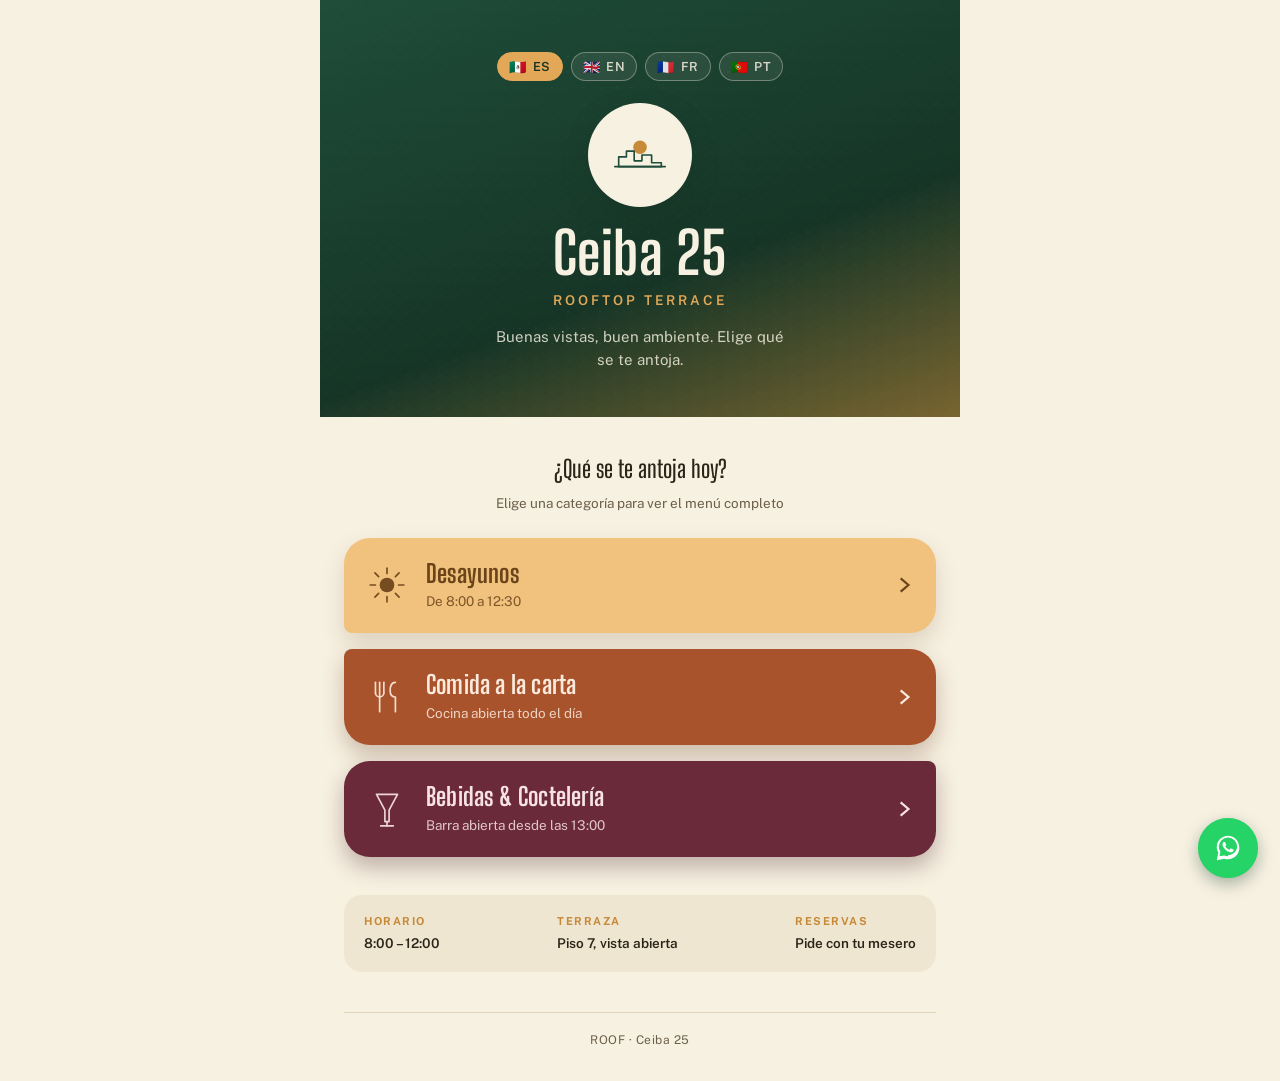
<file: index.html>
<!doctype html>
<html lang="es">
<head>
<meta charset="UTF-8" />
<meta name="viewport" content="width=device-width, initial-scale=1.0" />
<title>Roof — Ceiba 25</title>
<meta name="description" content="Elige entre desayunos, comida a la carta y bebidas / coctelería." />
<link rel="preconnect" href="https://fonts.googleapis.com">
<link rel="preconnect" href="https://fonts.gstatic.com" crossorigin>
<link href="https://fonts.googleapis.com/css2?family=Big+Shoulders+Display:wght@600;700&family=Public+Sans:wght@400;600;700&display=swap" rel="stylesheet">
<link rel="stylesheet" href="styles.css">
</head>
<body>

<div class="shell">

  <header class="hero-band">
    <div class="hero-band__inner">
      <div class="lang-selector" style="margin-bottom:22px;"></div>
      <div class="badge">
        <svg viewBox="0 0 64 64">
          <circle class="sun" cx="32" cy="24" r="7"/>
          <path d="M10 44 L10 34 L18 34 L18 28 L26 28 L26 38 L34 38 L34 32 L44 32 L44 40 L54 40 L54 44 Z"/>
          <line x1="6" y1="44" x2="58" y2="44"/>
        </svg>
      </div>
      <h1 class="hero-band__title">Ceiba 25</h1>
      <p class="hero-band__subtitle">ROOFTOP TERRACE</p>
      <p class="hero-band__tagline" data-i18n="idx_tagline">Buenas vistas, buen ambiente. Elige qué se te antoja.</p>
    </div>
  </header>

  <div class="content">

    <div class="selector-heading">
      <h2 class="selector-heading__title" data-i18n="idx_selectorTitle">¿Qué se te antoja hoy?</h2>
      <p class="selector-heading__hint" data-i18n="idx_selectorHint">Elige una categoría para ver el menú completo</p>
    </div>

    <nav class="selector" aria-label="Selecciona una categoría de menú">

      <a class="panel panel--peach" href="desayunos.html">
        <svg class="panel__icon" viewBox="0 0 40 40">
          <circle class="sun" cx="20" cy="20" r="7"/>
          <line x1="20" y1="4" x2="20" y2="9"/>
          <line x1="20" y1="31" x2="20" y2="36"/>
          <line x1="4" y1="20" x2="9" y2="20"/>
          <line x1="31" y1="20" x2="36" y2="20"/>
          <line x1="8.5" y1="8.5" x2="12" y2="12"/>
          <line x1="28" y1="28" x2="31.5" y2="31.5"/>
          <line x1="31.5" y1="8.5" x2="28" y2="12"/>
          <line x1="12" y1="28" x2="8.5" y2="31.5"/>
        </svg>
        <span class="panel__text">
          <p class="panel__label" data-i18n="idx_desayunosLabel">Desayunos</p>
          <p class="panel__desc" data-i18n="idx_desayunosDesc">De 8:00 a 12:30</p>
        </span>
        <svg class="panel__arrow" viewBox="0 0 18 18"><path d="M6 3l7 6-7 6"/></svg>
      </a>

      <a class="panel panel--brick" href="comida.html">
        <svg class="panel__icon" viewBox="0 0 40 40">
          <line x1="13" y1="6" x2="13" y2="34"/>
          <line x1="9" y1="6" x2="9" y2="16"/>
          <line x1="17" y1="6" x2="17" y2="16"/>
          <path d="M9 16c0 2.2 1.8 4 4 4s4-1.8 4-4"/>
          <path d="M28 6c-3 0-5 3-5 8s2 6 5 6v14"/>
        </svg>
        <span class="panel__text">
          <p class="panel__label" data-i18n="idx_comidaLabel">Comida a la carta</p>
          <p class="panel__desc" data-i18n="idx_comidaDesc">Cocina abierta todo el día</p>
        </span>
        <svg class="panel__arrow" viewBox="0 0 18 18"><path d="M6 3l7 6-7 6"/></svg>
      </a>

      <a class="panel panel--wine" href="bebidas.html">
        <svg class="panel__icon" viewBox="0 0 40 40">
          <path d="M10 6h20l-8 15v11h-4V21z"/>
          <line x1="14" y1="36" x2="26" y2="36"/>
          <line x1="20" y1="32" x2="20" y2="36"/>
        </svg>
        <span class="panel__text">
          <p class="panel__label" data-i18n="idx_bebidasLabel">Bebidas &amp; Coctelería</p>
          <p class="panel__desc" data-i18n="idx_bebidasDesc">Barra abierta desde las 13:00</p>
        </span>
        <svg class="panel__arrow" viewBox="0 0 18 18"><path d="M6 3l7 6-7 6"/></svg>
      </a>

    </nav>

    <div class="info-row">
      <div class="info-row__item">
        <p class="info-row__label" data-i18n="idx_horarioLabel">HORARIO</p>
        <p class="info-row__value" data-i18n="idx_horarioValue">8:00 – 12:00</p>
      </div>
      <div class="info-row__item">
        <p class="info-row__label" data-i18n="idx_terrazaLabel">TERRAZA</p>
        <p class="info-row__value" data-i18n="idx_terrazaValue">Piso 7, vista abierta</p>
      </div>
      <div class="info-row__item">
        <p class="info-row__label" data-i18n="idx_reservasLabel">RESERVAS</p>
        <p class="info-row__value" data-i18n="idx_reservasValue">Pide con tu mesero</p>
      </div>
    </div>

  </div>

  <footer class="footer">
    <div class="footer__line"></div>
    <p class="footer__text">ROOF · Ceiba 25</p>
  </footer>

</div>

<!-- Botón flotante de WhatsApp -->
<a class="wa-float"
   href="https://wa.me/529841188727?text=Hola%2C%20quiero%20hacer%20un%20pedido%20en%20Ceiba%2025"
   target="_blank"
   rel="noopener"
   aria-label="Ordenar por WhatsApp">
  <svg viewBox="0 0 32 32" aria-hidden="true">
    <path d="M16.02 3C9.4 3 4 8.36 4 14.98c0 2.2.6 4.26 1.66 6.03L4 29l8.2-1.6a12.9 12.9 0 0 0 3.82.58h.01c6.62 0 12.02-5.36 12.02-11.98C28.05 8.37 22.65 3 16.02 3zm0 21.7h-.01a10.6 10.6 0 0 1-3.94-.7l-.28-.12-4.87.95.95-4.75-.14-.29a9.8 9.8 0 0 1-1.5-5.2 9.75 9.75 0 0 1 9.79-9.7 9.75 9.75 0 0 1 9.78 9.72 9.75 9.75 0 0 1-9.78 9.09zm5.36-7.29c-.29-.15-1.74-.86-2-.96-.27-.1-.47-.15-.66.15-.2.29-.76.96-.93 1.16-.17.2-.34.22-.63.07-.29-.15-1.23-.45-2.35-1.45-.87-.77-1.45-1.72-1.62-2.02-.17-.29-.02-.45.13-.6.13-.13.29-.34.44-.51.15-.17.2-.29.29-.49.1-.2.05-.37-.02-.51-.07-.15-.66-1.59-.9-2.17-.24-.57-.48-.5-.66-.5h-.56c-.2 0-.51.07-.78.37-.27.29-1.02 1-1.02 2.44s1.05 2.83 1.19 3.02c.15.2 2.07 3.16 5.02 4.43.7.3 1.25.48 1.68.62.7.22 1.34.19 1.84.12.56-.08 1.74-.71 1.98-1.4.24-.68.24-1.27.17-1.39-.07-.13-.27-.2-.56-.35z"/>
  </svg>
</a>

<script src="i18n.js"></script>
</body>
</html>
</file>
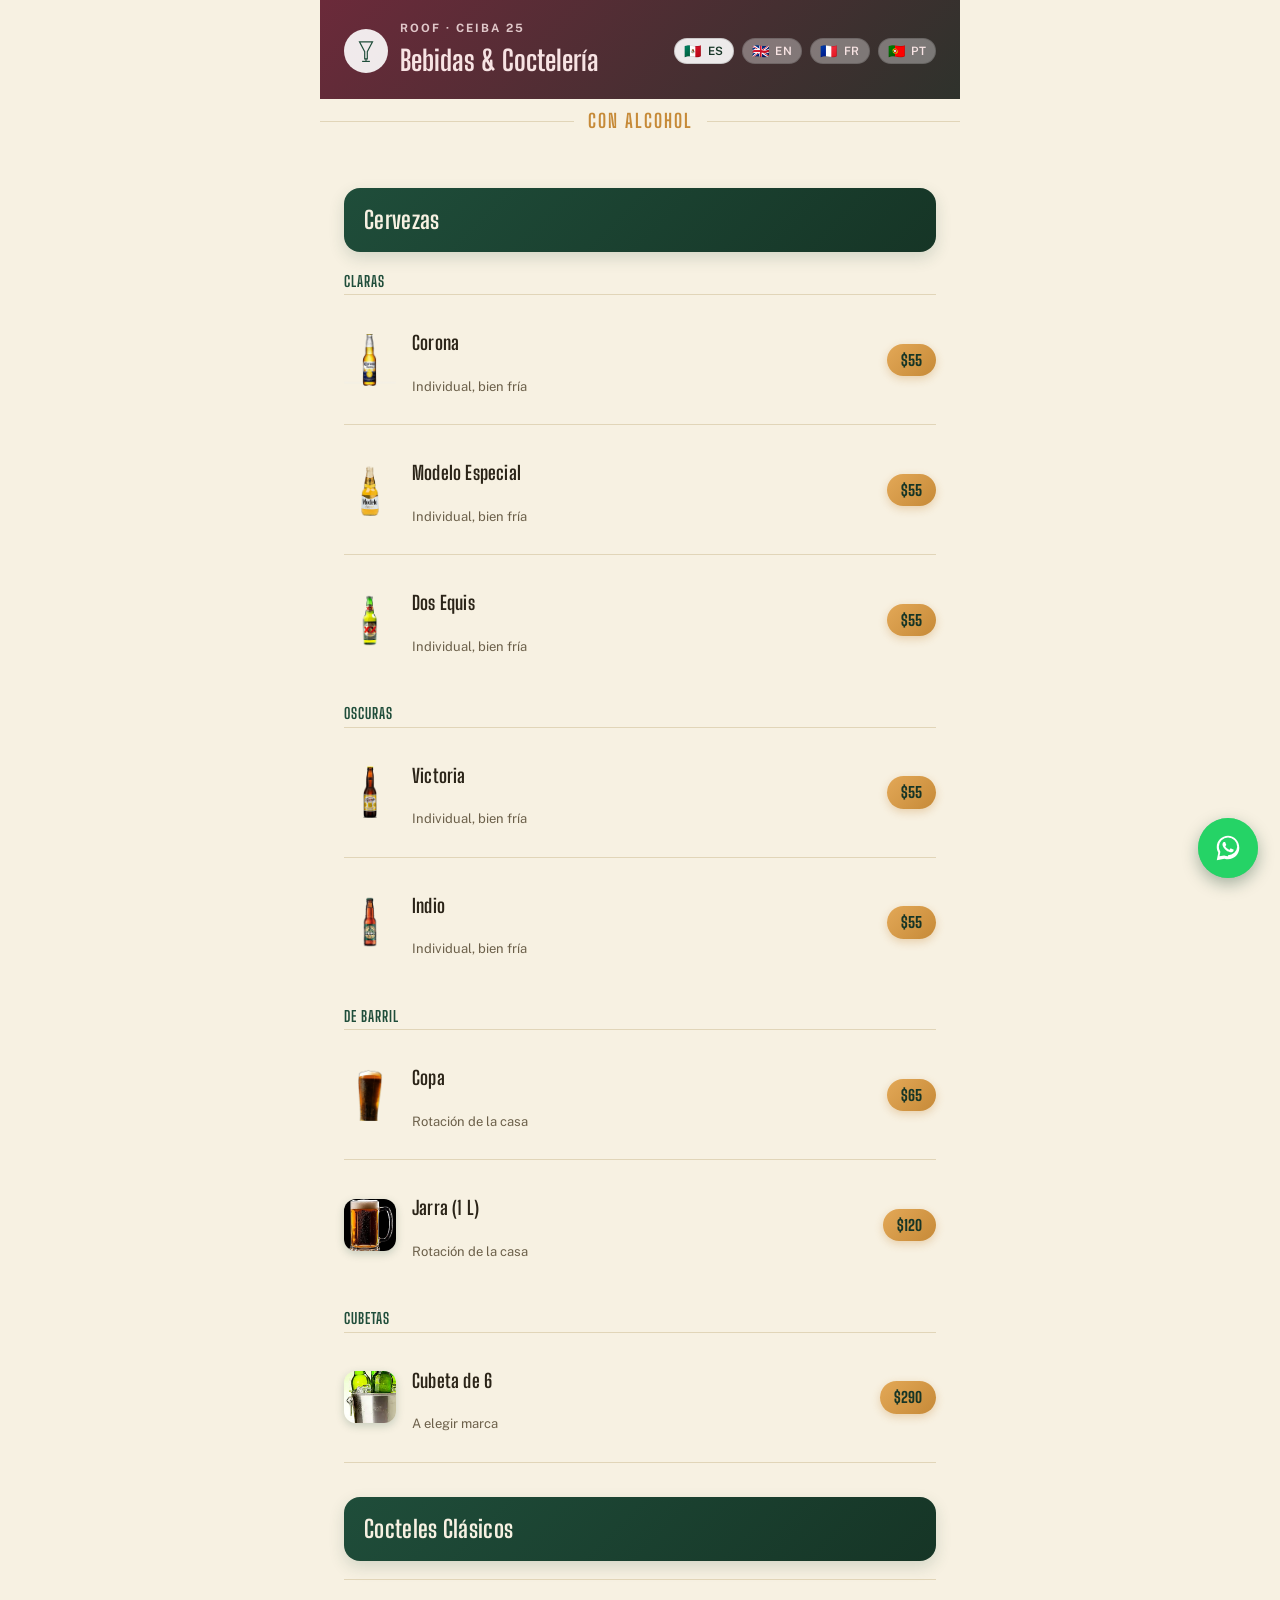
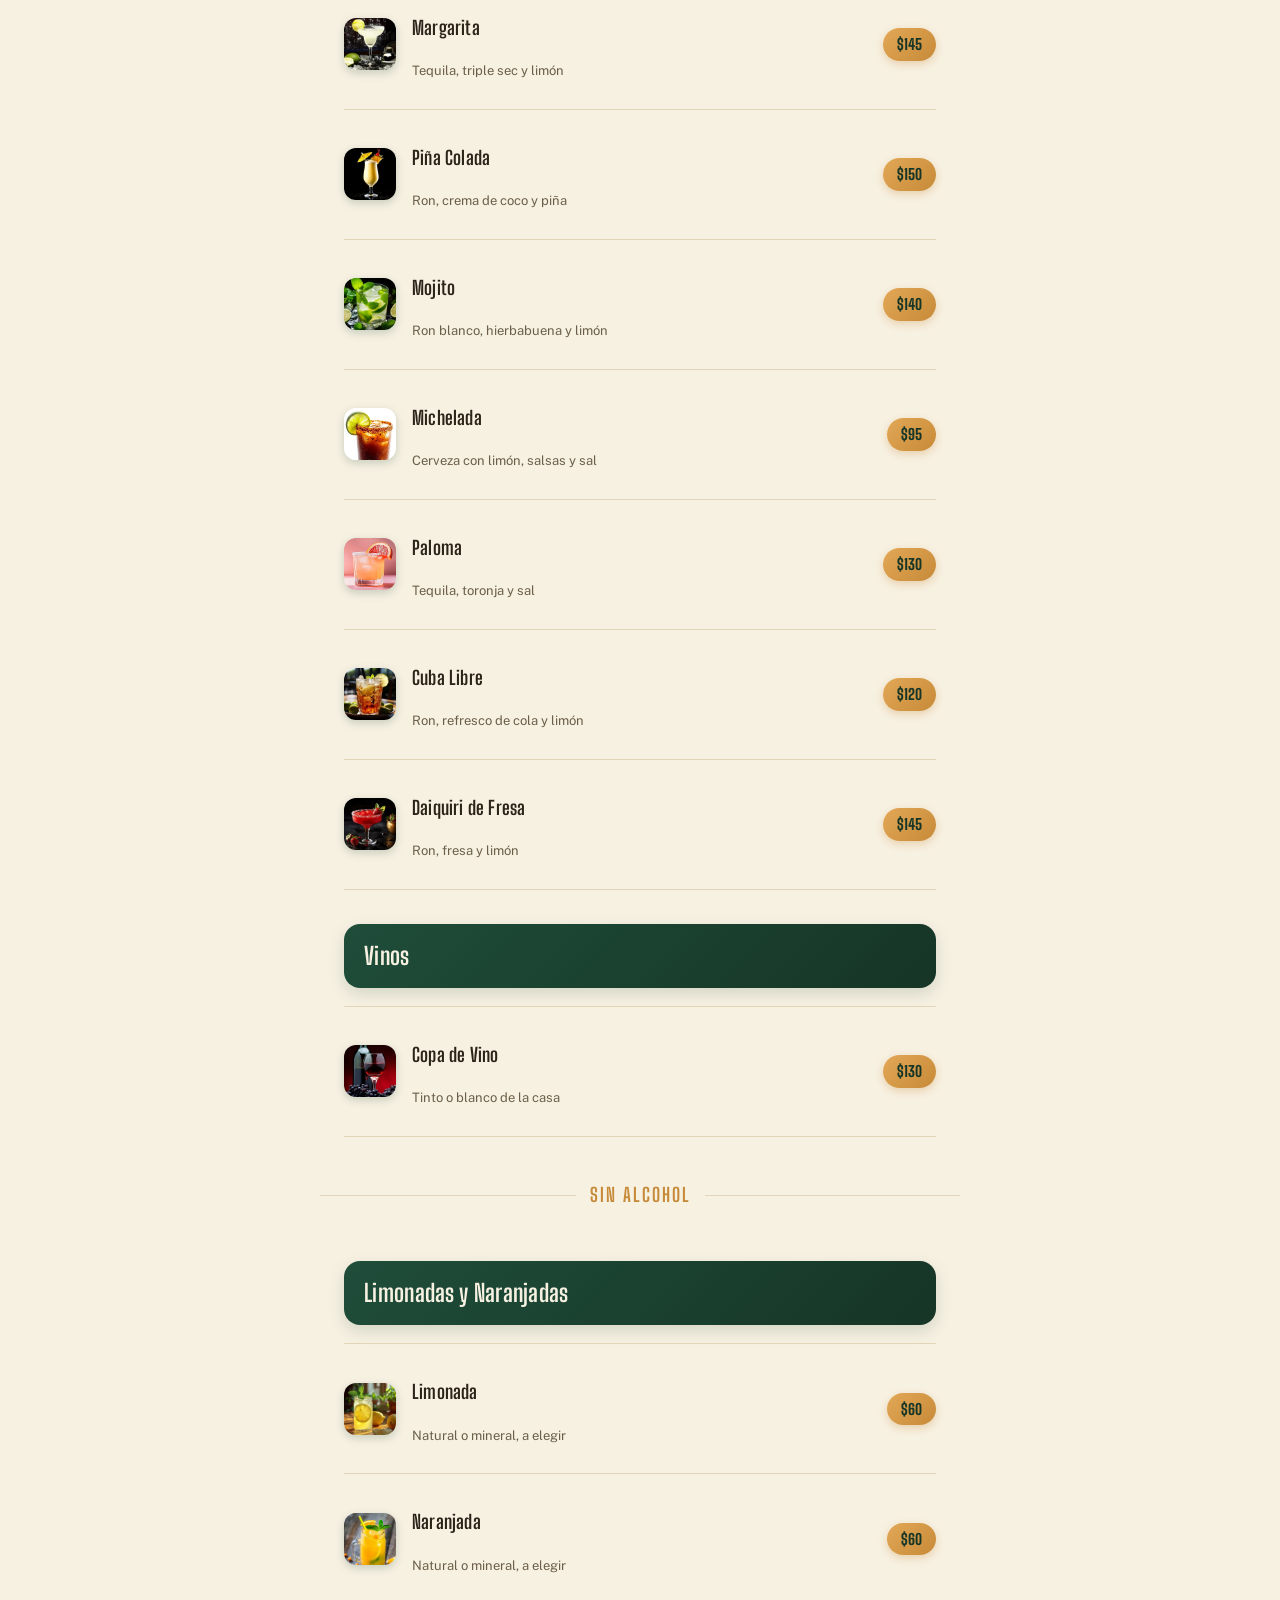
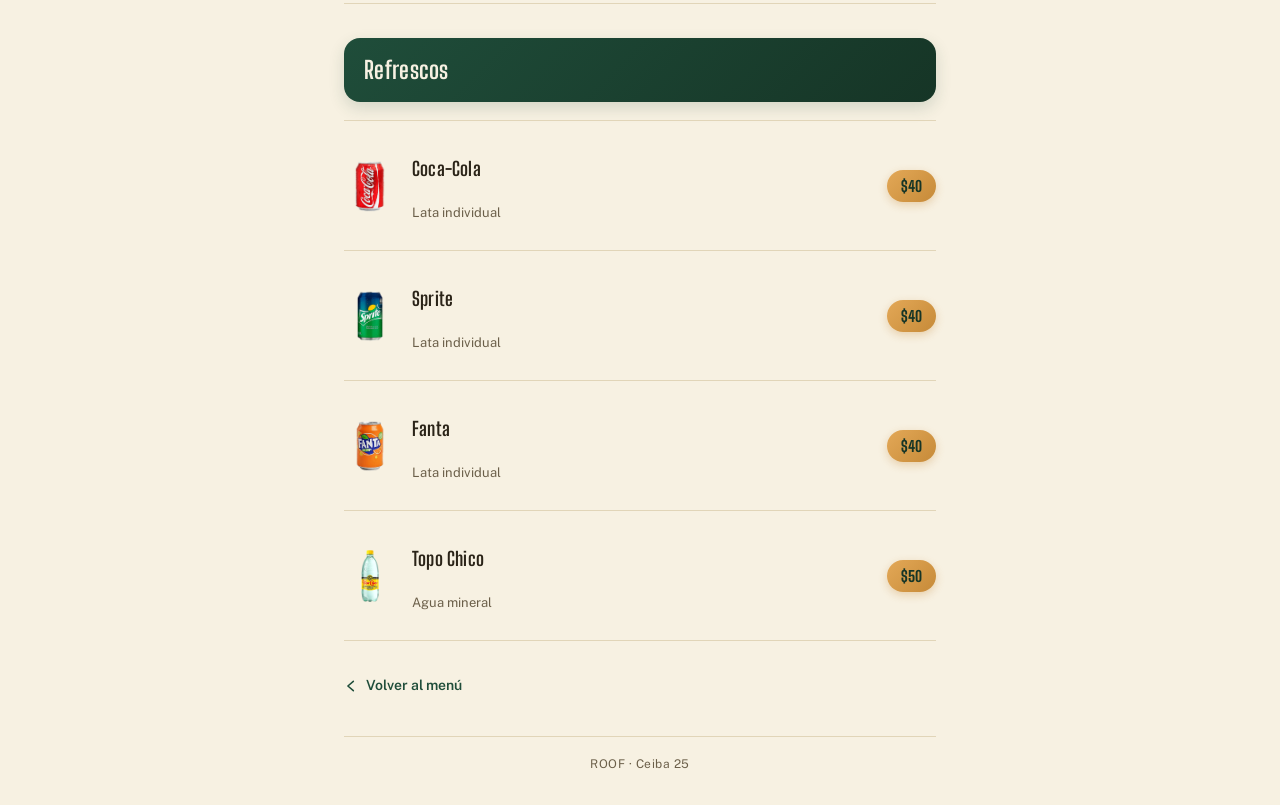
<file: bebidas.html>
<!doctype html>
<html lang="es">
<head>
<meta charset="UTF-8" />
<meta name="viewport" content="width=device-width, initial-scale=1.0" />
<title>Bebidas & Coctelería — Ceiba 25</title>
<link rel="preconnect" href="https://fonts.googleapis.com">
<link rel="preconnect" href="https://fonts.gstatic.com" crossorigin>
<link href="https://fonts.googleapis.com/css2?family=Big+Shoulders+Display:wght@600;700&family=Public+Sans:wght@400;600;700&display=swap" rel="stylesheet">
<link rel="stylesheet" href="styles.css">
</head>
<body>

<div class="shell">

  <header class="menu-topbar menu-topbar--wine">
    <div class="menu-topbar__badge">
      <svg viewBox="0 0 40 40">
        <path d="M10 6h20l-8 15v11h-4V21z"/>
        <line x1="14" y1="36" x2="26" y2="36"/>
        <line x1="20" y1="32" x2="20" y2="36"/>
      </svg>
    </div>
    <div class="menu-topbar__text">
      <p class="menu-topbar__eyebrow">ROOF · CEIBA 25</p>
      <h1 class="menu-topbar__title"><span data-i18n="beb_pageTitle">Bebidas &amp; Coctelería</span></h1>
    </div>
    <div class="lang-selector"></div>
  </header>

  <div class="mega-divider">
    <span class="mega-divider__line"></span>
    <span class="mega-divider__label" data-i18n="beb_alcoholLabel">CON ALCOHOL</span>
    <span class="mega-divider__line"></span>
  </div>

  <section class="menu-section">
    <div class="section-hero">
      <h2 class="section-hero__title" data-i18n="beb_sec1Title">Cervezas</h2>
    </div>

    <p class="subgroup-label" data-i18n="beb_claras">Claras</p>
    <div class="menu-item">
      <img class="menu-item__img menu-item__img--blend" src="images/corona_cerveza-cutout.png" alt="" loading="lazy">
      <div><p class="menu-item__name" data-i18n="beb_item1Name">Corona</p><p class="menu-item__desc" data-i18n="beb_item1Desc">Individual, bien fría</p></div>
      <span class="menu-item__price">$55</span>
    </div>
    <div class="menu-item">
      <img class="menu-item__img menu-item__img--blend" src="images/modelo_especial_cerveza-cutout.png" alt="" loading="lazy">
      <div><p class="menu-item__name" data-i18n="beb_item2Name">Modelo Especial</p><p class="menu-item__desc" data-i18n="beb_item2Desc">Individual, bien fría</p></div>
      <span class="menu-item__price">$55</span>
    </div>
    <div class="menu-item">
      <img class="menu-item__img menu-item__img--blend" src="images/dos_equis_cerveza-cutout.png" alt="" loading="lazy">
      <div><p class="menu-item__name" data-i18n="beb_item3Name">Dos Equis</p><p class="menu-item__desc" data-i18n="beb_item3Desc">Individual, bien fría</p></div>
      <span class="menu-item__price">$55</span>
    </div>

    <p class="subgroup-label" data-i18n="beb_oscuras">Oscuras</p>
    <div class="menu-item">
      <img class="menu-item__img menu-item__img--blend" src="images/victoria_cerveza-cutout.png" alt="" loading="lazy">
      <div><p class="menu-item__name" data-i18n="beb_item4Name">Victoria</p><p class="menu-item__desc" data-i18n="beb_item4Desc">Individual, bien fría</p></div>
      <span class="menu-item__price">$55</span>
    </div>
    <div class="menu-item">
      <img class="menu-item__img menu-item__img--blend" src="images/indio_cerveza-cutout.png" alt="" loading="lazy">
      <div><p class="menu-item__name" data-i18n="beb_item5Name">Indio</p><p class="menu-item__desc" data-i18n="beb_item5Desc">Individual, bien fría</p></div>
      <span class="menu-item__price">$55</span>
    </div>

    <p class="subgroup-label" data-i18n="beb_barril">De Barril</p>
    <div class="menu-item">
      <img class="menu-item__img menu-item__img--blend" src="images/cerveza_barril_copa-cutout.png" alt="" loading="lazy">
      <div><p class="menu-item__name" data-i18n="beb_item6Name">Copa</p><p class="menu-item__desc" data-i18n="beb_item6Desc">Rotación de la casa</p></div>
      <span class="menu-item__price">$65</span>
    </div>
    <div class="menu-item">
      <img class="menu-item__img" src="images/jarra_cerveza.jpg" alt="" loading="lazy">
      <div><p class="menu-item__name" data-i18n="beb_item7Name">Jarra (1 L)</p><p class="menu-item__desc" data-i18n="beb_item7Desc">Rotación de la casa</p></div>
      <span class="menu-item__price">$120</span>
    </div>

    <p class="subgroup-label" data-i18n="beb_cubetas">Cubetas</p>
    <div class="menu-item">
      <img class="menu-item__img" src="images/cubeta_cerveza.jpg" alt="" loading="lazy">
      <div><p class="menu-item__name" data-i18n="beb_item8Name">Cubeta de 6</p><p class="menu-item__desc" data-i18n="beb_item8Desc">A elegir marca</p></div>
      <span class="menu-item__price">$290</span>
    </div>
  </section>

  <section class="menu-section">
    <div class="section-hero">
      <h2 class="section-hero__title" data-i18n="beb_sec2Title">Cocteles Clásicos</h2>
    </div>

    <div class="menu-item">
      <img class="menu-item__img" src="images/margarita_cocktail.jpg" alt="" loading="lazy">
      <div><p class="menu-item__name" data-i18n="beb_item9Name">Margarita</p><p class="menu-item__desc" data-i18n="beb_item9Desc">Tequila, triple sec y limón</p></div>
      <span class="menu-item__price">$145</span>
    </div>
    <div class="menu-item">
      <img class="menu-item__img" src="images/pin_a_colada_cocktail.jpg" alt="" loading="lazy">
      <div><p class="menu-item__name" data-i18n="beb_item10Name">Piña Colada</p><p class="menu-item__desc" data-i18n="beb_item10Desc">Ron, crema de coco y piña</p></div>
      <span class="menu-item__price">$150</span>
    </div>
    <div class="menu-item">
      <img class="menu-item__img" src="images/mojito_cocktail.jpg" alt="" loading="lazy">
      <div><p class="menu-item__name" data-i18n="beb_item11Name">Mojito</p><p class="menu-item__desc" data-i18n="beb_item11Desc">Ron blanco, hierbabuena y limón</p></div>
      <span class="menu-item__price">$140</span>
    </div>
    <div class="menu-item">
      <img class="menu-item__img" src="images/michelada.jpg" alt="" loading="lazy">
      <div><p class="menu-item__name" data-i18n="beb_item12Name">Michelada</p><p class="menu-item__desc" data-i18n="beb_item12Desc">Cerveza con limón, salsas y sal</p></div>
      <span class="menu-item__price">$95</span>
    </div>
    <div class="menu-item">
      <img class="menu-item__img" src="images/paloma_cocktail.jpg" alt="" loading="lazy">
      <div><p class="menu-item__name" data-i18n="beb_item13Name">Paloma</p><p class="menu-item__desc" data-i18n="beb_item13Desc">Tequila, toronja y sal</p></div>
      <span class="menu-item__price">$130</span>
    </div>
    <div class="menu-item">
      <img class="menu-item__img" src="images/cuba_libre.jpg" alt="" loading="lazy">
      <div><p class="menu-item__name" data-i18n="beb_item14Name">Cuba Libre</p><p class="menu-item__desc" data-i18n="beb_item14Desc">Ron, refresco de cola y limón</p></div>
      <span class="menu-item__price">$120</span>
    </div>
    <div class="menu-item">
      <img class="menu-item__img" src="images/daiquiri_de_fresa.jpg" alt="" loading="lazy">
      <div><p class="menu-item__name" data-i18n="beb_item15Name">Daiquiri de Fresa</p><p class="menu-item__desc" data-i18n="beb_item15Desc">Ron, fresa y limón</p></div>
      <span class="menu-item__price">$145</span>
    </div>
  </section>

  <section class="menu-section">
    <div class="section-hero">
      <h2 class="section-hero__title" data-i18n="beb_sec3Title">Vinos</h2>
    </div>

    <div class="menu-item">
      <img class="menu-item__img" src="images/copa_de_vino.jpg" alt="" loading="lazy">
      <div><p class="menu-item__name" data-i18n="beb_item16Name">Copa de Vino</p><p class="menu-item__desc" data-i18n="beb_item16Desc">Tinto o blanco de la casa</p></div>
      <span class="menu-item__price">$130</span>
    </div>
  </section>

  <div class="mega-divider">
    <span class="mega-divider__line"></span>
    <span class="mega-divider__label" data-i18n="beb_noAlcoholLabel">SIN ALCOHOL</span>
    <span class="mega-divider__line"></span>
  </div>

  <section class="menu-section">
    <div class="section-hero">
      <h2 class="section-hero__title" data-i18n="beb_sec4Title">Limonadas y Naranjadas</h2>
    </div>

    <div class="menu-item">
      <img class="menu-item__img" src="images/limonada_.jpg" alt="" loading="lazy">
      <div><p class="menu-item__name" data-i18n="beb_item17Name">Limonada</p><p class="menu-item__desc" data-i18n="beb_item17Desc">Natural o mineral, a elegir</p></div>
      <span class="menu-item__price">$60</span>
    </div>
    <div class="menu-item">
      <img class="menu-item__img" src="images/naranjada_.jpg" alt="" loading="lazy">
      <div><p class="menu-item__name" data-i18n="beb_item18Name">Naranjada</p><p class="menu-item__desc" data-i18n="beb_item18Desc">Natural o mineral, a elegir</p></div>
      <span class="menu-item__price">$60</span>
    </div>
  </section>

  <section class="menu-section">
    <div class="section-hero">
      <h2 class="section-hero__title" data-i18n="beb_sec5Title">Refrescos</h2>
    </div>

    <div class="menu-item">
      <img class="menu-item__img menu-item__img--blend" src="images/coca-cola-cutout.png" alt="" loading="lazy">
      <div><p class="menu-item__name" data-i18n="beb_item19Name">Coca-Cola</p><p class="menu-item__desc" data-i18n="beb_item19Desc">Lata individual</p></div>
      <span class="menu-item__price">$40</span>
    </div>
    <div class="menu-item">
      <img class="menu-item__img menu-item__img--blend" src="images/sprite-cutout.png" alt="" loading="lazy">
      <div><p class="menu-item__name" data-i18n="beb_item20Name">Sprite</p><p class="menu-item__desc" data-i18n="beb_item20Desc">Lata individual</p></div>
      <span class="menu-item__price">$40</span>
    </div>
    <div class="menu-item">
      <img class="menu-item__img menu-item__img--blend" src="images/fanta-cutout.png" alt="" loading="lazy">
      <div><p class="menu-item__name" data-i18n="beb_item21Name">Fanta</p><p class="menu-item__desc" data-i18n="beb_item21Desc">Lata individual</p></div>
      <span class="menu-item__price">$40</span>
    </div>
    <div class="menu-item">
      <img class="menu-item__img menu-item__img--blend" src="images/topo_chico-cutout.png" alt="" loading="lazy">
      <div><p class="menu-item__name" data-i18n="beb_item22Name">Topo Chico</p><p class="menu-item__desc" data-i18n="beb_item22Desc">Agua mineral</p></div>
      <span class="menu-item__price">$50</span>
    </div>
  </section>

  <a class="back-link" href="index.html">
    <svg viewBox="0 0 18 18"><path d="M12 3L5 9l7 6"/></svg>
    <span data-i18n="common_backLink">Volver al menú</span>
  </a>

  <footer class="footer">
    <div class="footer__line"></div>
    <p class="footer__text">ROOF · Ceiba 25</p>
  </footer>

</div>

<!-- Botón flotante de WhatsApp -->
<a class="wa-float"
   href="https://wa.me/529841188727?text=Hola%2C%20quiero%20hacer%20un%20pedido%20en%20Ceiba%2025"
   target="_blank"
   rel="noopener"
   aria-label="Ordenar por WhatsApp">
  <svg viewBox="0 0 32 32" aria-hidden="true">
    <path d="M16.02 3C9.4 3 4 8.36 4 14.98c0 2.2.6 4.26 1.66 6.03L4 29l8.2-1.6a12.9 12.9 0 0 0 3.82.58h.01c6.62 0 12.02-5.36 12.02-11.98C28.05 8.37 22.65 3 16.02 3zm0 21.7h-.01a10.6 10.6 0 0 1-3.94-.7l-.28-.12-4.87.95.95-4.75-.14-.29a9.8 9.8 0 0 1-1.5-5.2 9.75 9.75 0 0 1 9.79-9.7 9.75 9.75 0 0 1 9.78 9.72 9.75 9.75 0 0 1-9.78 9.09zm5.36-7.29c-.29-.15-1.74-.86-2-.96-.27-.1-.47-.15-.66.15-.2.29-.76.96-.93 1.16-.17.2-.34.22-.63.07-.29-.15-1.23-.45-2.35-1.45-.87-.77-1.45-1.72-1.62-2.02-.17-.29-.02-.45.13-.6.13-.13.29-.34.44-.51.15-.17.2-.29.29-.49.1-.2.05-.37-.02-.51-.07-.15-.66-1.59-.9-2.17-.24-.57-.48-.5-.66-.5h-.56c-.2 0-.51.07-.78.37-.27.29-1.02 1-1.02 2.44s1.05 2.83 1.19 3.02c.15.2 2.07 3.16 5.02 4.43.7.3 1.25.48 1.68.62.7.22 1.34.19 1.84.12.56-.08 1.74-.71 1.98-1.4.24-.68.24-1.27.17-1.39-.07-.13-.27-.2-.56-.35z"/>
  </svg>
</a>

<script src="i18n.js"></script>
</body>
</html>
</file>
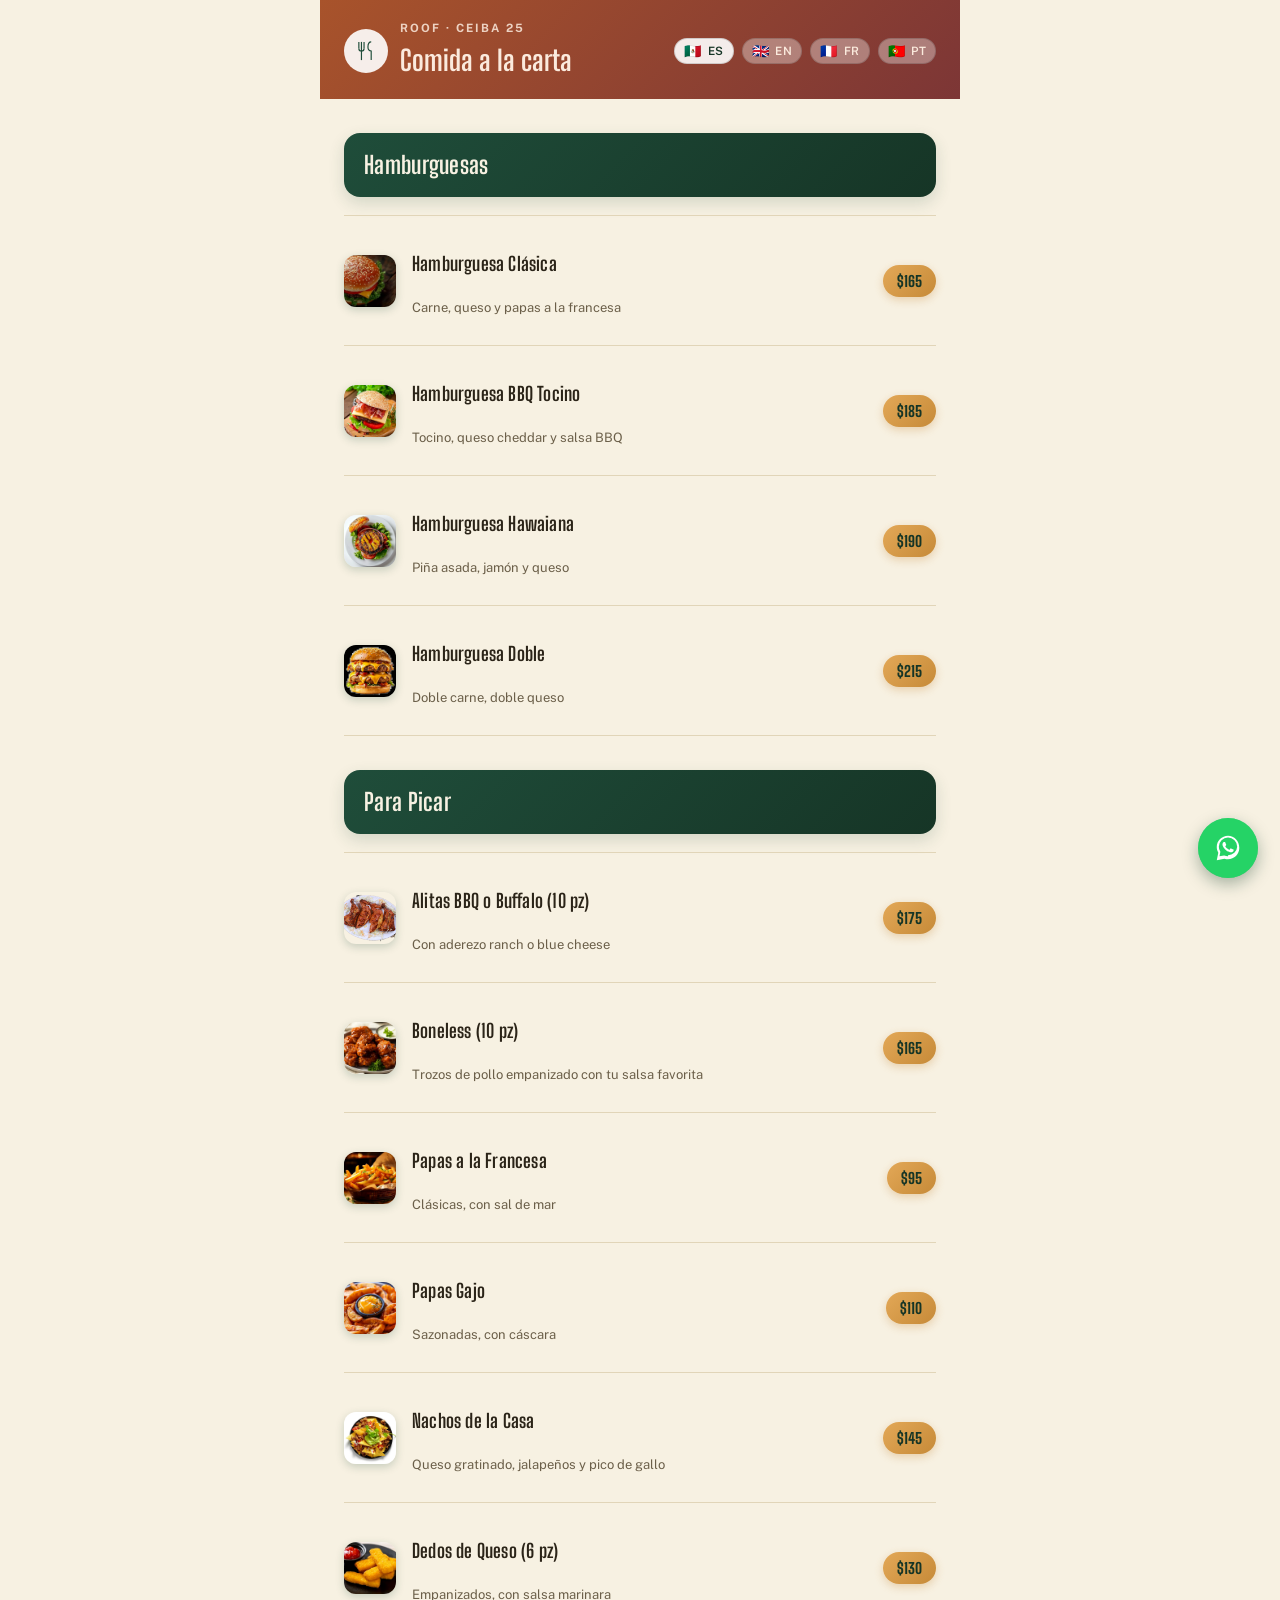
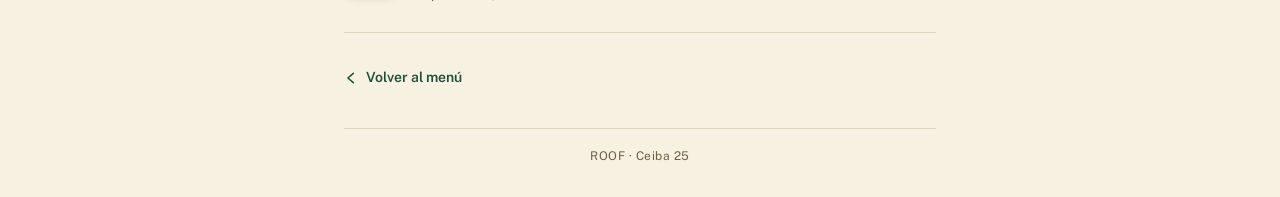
<file: comida.html>
<!doctype html>
<html lang="es">
<head>
<meta charset="UTF-8" />
<meta name="viewport" content="width=device-width, initial-scale=1.0" />
<title>Comida a la carta — Ceiba 25</title>
<link rel="preconnect" href="https://fonts.googleapis.com">
<link rel="preconnect" href="https://fonts.gstatic.com" crossorigin>
<link href="https://fonts.googleapis.com/css2?family=Big+Shoulders+Display:wght@600;700&family=Public+Sans:wght@400;600;700&display=swap" rel="stylesheet">
<link rel="stylesheet" href="styles.css">
</head>
<body>

<div class="shell">

  <header class="menu-topbar menu-topbar--brick">
    <div class="menu-topbar__badge">
      <svg viewBox="0 0 40 40">
        <line x1="13" y1="6" x2="13" y2="34"/>
        <line x1="9" y1="6" x2="9" y2="16"/>
        <line x1="17" y1="6" x2="17" y2="16"/>
        <path d="M9 16c0 2.2 1.8 4 4 4s4-1.8 4-4"/>
        <path d="M28 6c-3 0-5 3-5 8s2 6 5 6v14"/>
      </svg>
    </div>
    <div class="menu-topbar__text">
      <p class="menu-topbar__eyebrow">ROOF · CEIBA 25</p>
      <h1 class="menu-topbar__title"><span data-i18n="com_pageTitle">Comida a la carta</span></h1>
    </div>
    <div class="lang-selector"></div>
  </header>

  <section class="menu-section">
    <div class="section-hero">
      <h2 class="section-hero__title" data-i18n="com_sec1Title">Hamburguesas</h2>
    </div>

    <div class="menu-item">
      <img class="menu-item__img" src="images/hamburguesa_clasica.jpg" alt="" loading="lazy">
      <div>
        <p class="menu-item__name" data-i18n="com_item1Name">Hamburguesa Clásica</p>
        <p class="menu-item__desc" data-i18n="com_item1Desc">Carne, queso y papas a la francesa</p>
      </div>
      <span class="menu-item__price">$165</span>
    </div>

    <div class="menu-item">
      <img class="menu-item__img" src="images/hamburguesa_bbq.jpg" alt="" loading="lazy">
      <div>
        <p class="menu-item__name" data-i18n="com_item2Name">Hamburguesa BBQ Tocino</p>
        <p class="menu-item__desc" data-i18n="com_item2Desc">Tocino, queso cheddar y salsa BBQ</p>
      </div>
      <span class="menu-item__price">$185</span>
    </div>

    <div class="menu-item">
      <img class="menu-item__img" src="images/hamburguesa_hawaiana.jpg" alt="" loading="lazy">
      <div>
        <p class="menu-item__name" data-i18n="com_item3Name">Hamburguesa Hawaiana</p>
        <p class="menu-item__desc" data-i18n="com_item3Desc">Piña asada, jamón y queso</p>
      </div>
      <span class="menu-item__price">$190</span>
    </div>

    <div class="menu-item">
      <img class="menu-item__img" src="images/hamburguesa_doble.jpg" alt="" loading="lazy">
      <div>
        <p class="menu-item__name" data-i18n="com_item4Name">Hamburguesa Doble</p>
        <p class="menu-item__desc" data-i18n="com_item4Desc">Doble carne, doble queso</p>
      </div>
      <span class="menu-item__price">$215</span>
    </div>
  </section>

  <section class="menu-section">
    <div class="section-hero">
      <h2 class="section-hero__title" data-i18n="com_sec2Title">Para Picar</h2>
    </div>

    <div class="menu-item">
      <img class="menu-item__img" src="images/para-picar-cutout.png" alt="" loading="lazy">
      <div>
        <p class="menu-item__name" data-i18n="com_item5Name">Alitas BBQ o Buffalo (10 pz)</p>
        <p class="menu-item__desc" data-i18n="com_item5Desc">Con aderezo ranch o blue cheese</p>
      </div>
      <span class="menu-item__price">$175</span>
    </div>

    <div class="menu-item">
      <img class="menu-item__img" src="images/boneless.jpg" alt="" loading="lazy">
      <div>
        <p class="menu-item__name" data-i18n="com_item6Name">Boneless (10 pz)</p>
        <p class="menu-item__desc" data-i18n="com_item6Desc">Trozos de pollo empanizado con tu salsa favorita</p>
      </div>
      <span class="menu-item__price">$165</span>
    </div>

    <div class="menu-item">
      <img class="menu-item__img" src="images/papas_a_la_francesa.jpg" alt="" loading="lazy">
      <div>
        <p class="menu-item__name" data-i18n="com_item7Name">Papas a la Francesa</p>
        <p class="menu-item__desc" data-i18n="com_item7Desc">Clásicas, con sal de mar</p>
      </div>
      <span class="menu-item__price">$95</span>
    </div>

    <div class="menu-item">
      <img class="menu-item__img" src="images/papas_gajo.jpg" alt="" loading="lazy">
      <div>
        <p class="menu-item__name" data-i18n="com_item8Name">Papas Gajo</p>
        <p class="menu-item__desc" data-i18n="com_item8Desc">Sazonadas, con cáscara</p>
      </div>
      <span class="menu-item__price">$110</span>
    </div>

    <div class="menu-item">
      <img class="menu-item__img" src="images/nachos.jpg" alt="" loading="lazy">
      <div>
        <p class="menu-item__name" data-i18n="com_item9Name">Nachos de la Casa</p>
        <p class="menu-item__desc" data-i18n="com_item9Desc">Queso gratinado, jalapeños y pico de gallo</p>
      </div>
      <span class="menu-item__price">$145</span>
    </div>

    <div class="menu-item">
      <img class="menu-item__img" src="images/dedos_de_queso.jpg" alt="" loading="lazy">
      <div>
        <p class="menu-item__name" data-i18n="com_item10Name">Dedos de Queso (6 pz)</p>
        <p class="menu-item__desc" data-i18n="com_item10Desc">Empanizados, con salsa marinara</p>
      </div>
      <span class="menu-item__price">$130</span>
    </div>
  </section>

  <a class="back-link" href="index.html">
    <svg viewBox="0 0 18 18"><path d="M12 3L5 9l7 6"/></svg>
    <span data-i18n="common_backLink">Volver al menú</span>
  </a>

  <footer class="footer">
    <div class="footer__line"></div>
    <p class="footer__text">ROOF · Ceiba 25</p>
  </footer>

</div>

<!-- Botón flotante de WhatsApp -->
<a class="wa-float"
   href="https://wa.me/529841188727?text=Hola%2C%20quiero%20hacer%20un%20pedido%20en%20Ceiba%2025"
   target="_blank"
   rel="noopener"
   aria-label="Ordenar por WhatsApp">
  <svg viewBox="0 0 32 32" aria-hidden="true">
    <path d="M16.02 3C9.4 3 4 8.36 4 14.98c0 2.2.6 4.26 1.66 6.03L4 29l8.2-1.6a12.9 12.9 0 0 0 3.82.58h.01c6.62 0 12.02-5.36 12.02-11.98C28.05 8.37 22.65 3 16.02 3zm0 21.7h-.01a10.6 10.6 0 0 1-3.94-.7l-.28-.12-4.87.95.95-4.75-.14-.29a9.8 9.8 0 0 1-1.5-5.2 9.75 9.75 0 0 1 9.79-9.7 9.75 9.75 0 0 1 9.78 9.72 9.75 9.75 0 0 1-9.78 9.09zm5.36-7.29c-.29-.15-1.74-.86-2-.96-.27-.1-.47-.15-.66.15-.2.29-.76.96-.93 1.16-.17.2-.34.22-.63.07-.29-.15-1.23-.45-2.35-1.45-.87-.77-1.45-1.72-1.62-2.02-.17-.29-.02-.45.13-.6.13-.13.29-.34.44-.51.15-.17.2-.29.29-.49.1-.2.05-.37-.02-.51-.07-.15-.66-1.59-.9-2.17-.24-.57-.48-.5-.66-.5h-.56c-.2 0-.51.07-.78.37-.27.29-1.02 1-1.02 2.44s1.05 2.83 1.19 3.02c.15.2 2.07 3.16 5.02 4.43.7.3 1.25.48 1.68.62.7.22 1.34.19 1.84.12.56-.08 1.74-.71 1.98-1.4.24-.68.24-1.27.17-1.39-.07-.13-.27-.2-.56-.35z"/>
  </svg>
</a>

<script src="i18n.js"></script>
</body>
</html>
</file>
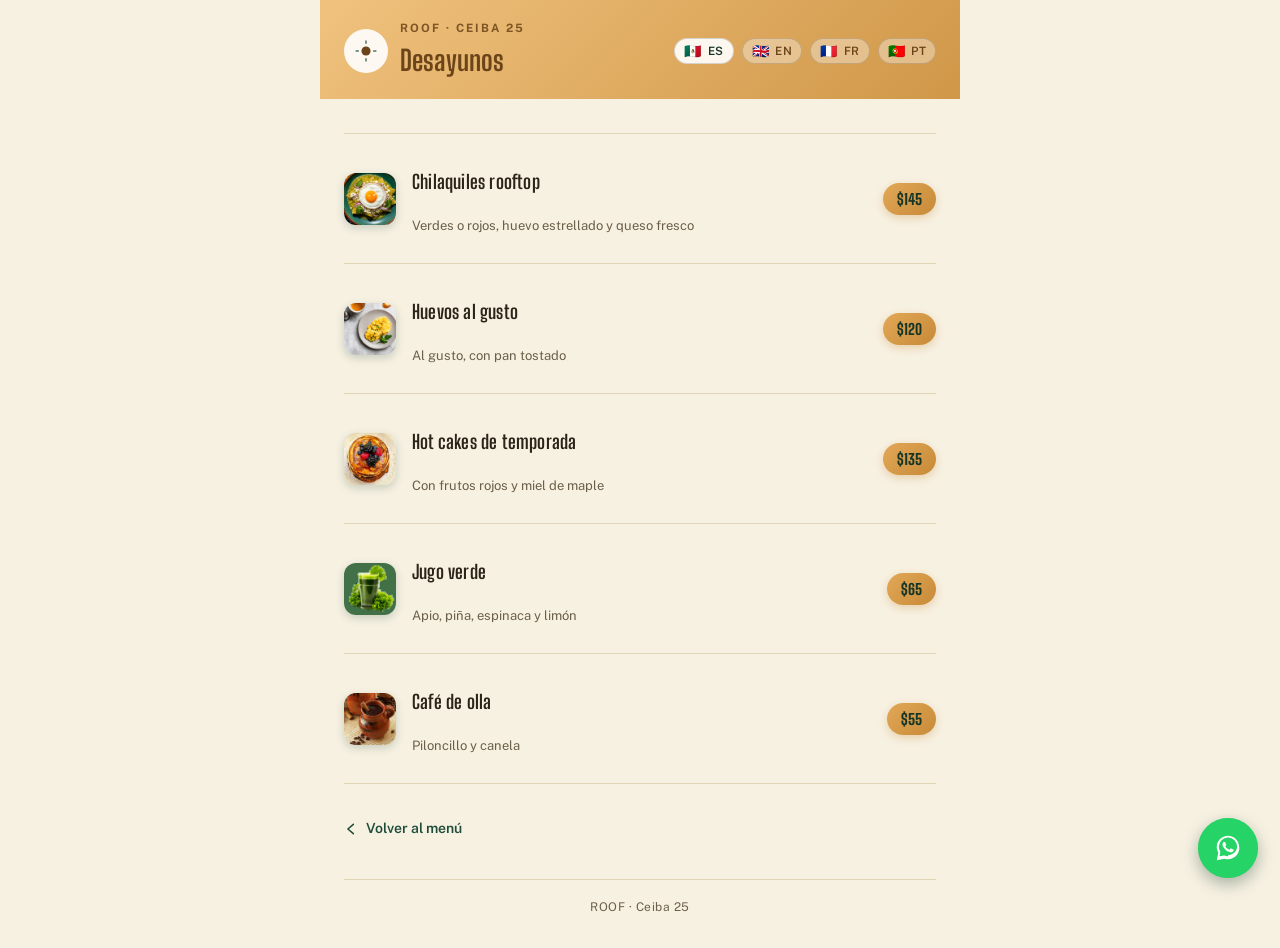
<file: desayunos.html>
<!doctype html>
<html lang="es">
<head>
<meta charset="UTF-8" />
<meta name="viewport" content="width=device-width, initial-scale=1.0" />
<title>Desayunos — Ceiba 25</title>
<link rel="preconnect" href="https://fonts.googleapis.com">
<link rel="preconnect" href="https://fonts.gstatic.com" crossorigin>
<link href="https://fonts.googleapis.com/css2?family=Big+Shoulders+Display:wght@600;700&family=Public+Sans:wght@400;600;700&display=swap" rel="stylesheet">
<link rel="stylesheet" href="styles.css">
</head>
<body>

<div class="shell">

  <header class="menu-topbar menu-topbar--peach">
    <div class="menu-topbar__badge">
      <svg viewBox="0 0 40 40">
        <circle cx="20" cy="20" r="7" fill="currentColor" stroke="none"/>
        <line x1="20" y1="4" x2="20" y2="9"/>
        <line x1="20" y1="31" x2="20" y2="36"/>
        <line x1="4" y1="20" x2="9" y2="20"/>
        <line x1="31" y1="20" x2="36" y2="20"/>
      </svg>
    </div>
    <div class="menu-topbar__text">
      <p class="menu-topbar__eyebrow">ROOF · CEIBA 25</p>
      <h1 class="menu-topbar__title"><span data-i18n="des_pageTitle">Desayunos</span></h1>
    </div>
    <div class="lang-selector"></div>
  </header>

  <section class="menu-section">
    <div class="menu-item">
      <img class="menu-item__img" src="images/chilaquiles.jpg" alt="" loading="lazy">
      <div>
        <p class="menu-item__name" data-i18n="des_item1Name">Chilaquiles rooftop</p>
        <p class="menu-item__desc" data-i18n="des_item1Desc">Verdes o rojos, huevo estrellado y queso fresco</p>
      </div>
      <span class="menu-item__price">$145</span>
    </div>

    <div class="menu-item">
      <img class="menu-item__img" src="images/huevos_al_gusto.jpg" alt="" loading="lazy">
      <div>
        <p class="menu-item__name" data-i18n="des_item2Name">Huevos al gusto</p>
        <p class="menu-item__desc" data-i18n="des_item2Desc">Al gusto, con pan tostado</p>
      </div>
      <span class="menu-item__price">$120</span>
    </div>

    <div class="menu-item">
      <img class="menu-item__img" src="images/hot_cakes.jpg" alt="" loading="lazy">
      <div>
        <p class="menu-item__name" data-i18n="des_item3Name">Hot cakes de temporada</p>
        <p class="menu-item__desc" data-i18n="des_item3Desc">Con frutos rojos y miel de maple</p>
      </div>
      <span class="menu-item__price">$135</span>
    </div>

    <div class="menu-item">
      <img class="menu-item__img" src="images/jugo_verde.jpg" alt="" loading="lazy">
      <div>
        <p class="menu-item__name" data-i18n="des_item4Name">Jugo verde</p>
        <p class="menu-item__desc" data-i18n="des_item4Desc">Apio, piña, espinaca y limón</p>
      </div>
      <span class="menu-item__price">$65</span>
    </div>

    <div class="menu-item">
      <img class="menu-item__img" src="images/cafe_de_olla.jpg" alt="" loading="lazy">
      <div>
        <p class="menu-item__name" data-i18n="des_item5Name">Café de olla</p>
        <p class="menu-item__desc" data-i18n="des_item5Desc">Piloncillo y canela</p>
      </div>
      <span class="menu-item__price">$55</span>
    </div>
  </section>

  <a class="back-link" href="index.html">
    <svg viewBox="0 0 18 18"><path d="M12 3L5 9l7 6"/></svg>
    <span data-i18n="common_backLink">Volver al menú</span>
  </a>

  <footer class="footer">
    <div class="footer__line"></div>
    <p class="footer__text">ROOF · Ceiba 25</p>
  </footer>

</div>

<!-- Botón flotante de WhatsApp -->
<a class="wa-float"
   href="https://wa.me/529841188727?text=Hola%2C%20quiero%20hacer%20un%20pedido%20en%20Ceiba%2025"
   target="_blank"
   rel="noopener"
   aria-label="Ordenar por WhatsApp">
  <svg viewBox="0 0 32 32" aria-hidden="true">
    <path d="M16.02 3C9.4 3 4 8.36 4 14.98c0 2.2.6 4.26 1.66 6.03L4 29l8.2-1.6a12.9 12.9 0 0 0 3.82.58h.01c6.62 0 12.02-5.36 12.02-11.98C28.05 8.37 22.65 3 16.02 3zm0 21.7h-.01a10.6 10.6 0 0 1-3.94-.7l-.28-.12-4.87.95.95-4.75-.14-.29a9.8 9.8 0 0 1-1.5-5.2 9.75 9.75 0 0 1 9.79-9.7 9.75 9.75 0 0 1 9.78 9.72 9.75 9.75 0 0 1-9.78 9.09zm5.36-7.29c-.29-.15-1.74-.86-2-.96-.27-.1-.47-.15-.66.15-.2.29-.76.96-.93 1.16-.17.2-.34.22-.63.07-.29-.15-1.23-.45-2.35-1.45-.87-.77-1.45-1.72-1.62-2.02-.17-.29-.02-.45.13-.6.13-.13.29-.34.44-.51.15-.17.2-.29.29-.49.1-.2.05-.37-.02-.51-.07-.15-.66-1.59-.9-2.17-.24-.57-.48-.5-.66-.5h-.56c-.2 0-.51.07-.78.37-.27.29-1.02 1-1.02 2.44s1.05 2.83 1.19 3.02c.15.2 2.07 3.16 5.02 4.43.7.3 1.25.48 1.68.62.7.22 1.34.19 1.84.12.56-.08 1.74-.71 1.98-1.4.24-.68.24-1.27.17-1.39-.07-.13-.27-.2-.56-.35z"/>
  </svg>
</a>

<script src="i18n.js"></script>
</body>
</html>
</file>
<file: styles.css>
/* ==========================================================================
   SPORT BAR — Rooftop Terrace
   Sistema de diseño compartido (v2 — cálido, amigable, con personalidad)
   ========================================================================== */

:root {
  --cream: #F7F1E2;
  --cream-soft: #EFE6D2;
  --ink: #2B2418;
  --ink-soft: #6B5F49;

  --pitch: #1F4D3A;
  --pitch-deep: #163526;
  --gold: #E3A857;
  --gold-deep: #C68A38;

  --peach: #F0C27E;
  --peach-ink: #6B4419;
  --brick: #A8532B;
  --brick-ink: #FBEADD;
  --wine: #6B2A3A;
  --wine-ink: #F7E3E3;

  --line-soft: #E1D5B8;

  --font-display: "Big Shoulders Display", sans-serif;
  --font-body: "Public Sans", sans-serif;
}

* { box-sizing: border-box; }
html { -webkit-text-size-adjust: 100%; }

body {
  margin: 0;
  background: var(--cream);
  color: var(--ink);
  font-family: var(--font-body);
  font-weight: 400;
  line-height: 1.5;
  -webkit-font-smoothing: antialiased;
}

a { color: inherit; }

@media (prefers-reduced-motion: reduce) {
  * { animation-duration: 0.001ms !important; transition-duration: 0.001ms !important; }
}

/* --------------------------------------------------------------------------
   Page shell
   -------------------------------------------------------------------------- */

.shell {
  max-width: 640px;
  margin: 0 auto;
  min-height: 100vh;
  display: flex;
  flex-direction: column;
}

.content {
  padding: 0 24px;
}

/* --------------------------------------------------------------------------
   Hero band — logo + nombre, cálido, primer plano
   -------------------------------------------------------------------------- */

.hero-band {
  position: relative;
  overflow: hidden;
  background: linear-gradient(160deg, var(--pitch) 0%, var(--pitch-deep) 62%, var(--gold-deep) 130%);
  padding: 52px 24px 46px;
  text-align: center;
}

.hero-band::before {
  content: "";
  position: absolute;
  inset: 0;
  background-image: radial-gradient(rgba(247, 241, 226, 0.08) 1.4px, transparent 1.4px);
  background-size: 16px 16px;
  opacity: 0.6;
}

.hero-band__inner { position: relative; }

.badge {
  width: 104px;
  height: 104px;
  margin: 0 auto 18px;
  border-radius: 50%;
  background: var(--cream);
  display: flex;
  align-items: center;
  justify-content: center;
  box-shadow: 0 10px 24px rgba(22, 53, 38, 0.35);
}

.badge svg {
  width: 62px;
  height: 62px;
  stroke: var(--pitch);
  fill: none;
  stroke-width: 1.7;
  stroke-linecap: round;
  stroke-linejoin: round;
}

.badge svg .sun { fill: var(--gold-deep); stroke: none; }

.hero-band__title {
  font-family: var(--font-display);
  font-weight: 700;
  font-size: clamp(42px, 11vw, 58px);
  line-height: 0.95;
  letter-spacing: 0.5px;
  margin: 0;
  color: var(--cream);
}

.hero-band__subtitle {
  font-size: 13.5px;
  letter-spacing: 3px;
  color: var(--gold);
  margin: 10px 0 0;
  font-weight: 600;
}

.hero-band__tagline {
  max-width: 34ch;
  margin: 16px auto 0;
  color: rgba(247, 241, 226, 0.82);
  font-size: 15px;
}

/* --------------------------------------------------------------------------
   Selector heading
   -------------------------------------------------------------------------- */

.selector-heading { text-align: center; padding: 34px 0 6px; }

.selector-heading__title {
  font-family: var(--font-display);
  font-weight: 600;
  font-size: 24px;
  margin: 0;
  color: var(--ink);
}

.selector-heading__hint {
  margin: 6px 0 0;
  font-size: 13.5px;
  color: var(--ink-soft);
}

/* --------------------------------------------------------------------------
   Selector — paneles de color, uno por categoría
   -------------------------------------------------------------------------- */

.selector {
  display: flex;
  flex-direction: column;
  gap: 16px;
  padding: 18px 0 8px;
}

.panel {
  display: flex;
  align-items: center;
  gap: 18px;
  padding: 22px 22px;
  text-decoration: none;
  border-radius: 26px 26px 26px 8px;
  transition: transform 0.18s ease, box-shadow 0.18s ease;
}

.panel:nth-child(2) { border-radius: 8px 26px 26px 26px; }
.panel:nth-child(3) { border-radius: 26px 8px 26px 26px; }

.panel:hover, .panel:focus-visible { transform: translateY(-2px); }

.panel:focus-visible { outline: 2px solid var(--ink); outline-offset: 3px; }

.panel--peach { background: var(--peach); color: var(--peach-ink); box-shadow: 0 10px 22px rgba(107, 68, 25, 0.18); }
.panel--brick { background: var(--brick); color: var(--brick-ink); box-shadow: 0 10px 22px rgba(90, 40, 18, 0.28); }
.panel--wine  { background: var(--wine);  color: var(--wine-ink);  box-shadow: 0 10px 22px rgba(60, 15, 25, 0.3); }

.panel__icon {
  flex: 0 0 auto;
  width: 42px;
  height: 42px;
  stroke: currentColor;
  fill: none;
  stroke-width: 1.6;
  stroke-linecap: round;
  stroke-linejoin: round;
  opacity: 0.92;
}

.panel__icon .sun { fill: currentColor; stroke: none; }

.panel__text { flex: 1; min-width: 0; }

.panel__label {
  font-family: var(--font-display);
  font-weight: 700;
  font-size: 25px;
  letter-spacing: 0.2px;
  margin: 0;
  line-height: 1.1;
}

.panel__desc { margin: 4px 0 0; font-size: 13.5px; opacity: 0.85; }

.panel__arrow {
  flex: 0 0 auto;
  width: 20px;
  height: 20px;
  stroke: currentColor;
  fill: none;
  stroke-width: 2;
  transition: transform 0.2s ease;
}

.panel:hover .panel__arrow, .panel:focus-visible .panel__arrow { transform: translateX(4px); }

/* --------------------------------------------------------------------------
   Info row (horarios)
   -------------------------------------------------------------------------- */

.info-row {
  display: flex;
  justify-content: space-between;
  gap: 12px;
  margin-top: 30px;
  padding: 18px 20px;
  background: var(--cream-soft);
  border-radius: 18px;
  flex-wrap: wrap;
}

.info-row__item { text-align: left; }

.info-row__label {
  font-size: 11px;
  letter-spacing: 1.5px;
  color: var(--gold-deep);
  font-weight: 700;
  margin: 0 0 4px;
}

.info-row__value { font-size: 13.5px; color: var(--ink); margin: 0; font-weight: 600; }

/* --------------------------------------------------------------------------
   Footer
   -------------------------------------------------------------------------- */

.footer { margin-top: auto; padding: 40px 24px 32px; text-align: center; }
.footer__line { height: 1px; background: var(--line-soft); margin-bottom: 18px; }
.footer__text { font-size: 12px; color: var(--ink-soft); letter-spacing: 0.5px; margin: 0; }

/* --------------------------------------------------------------------------
   Menu pages
   -------------------------------------------------------------------------- */

.menu-topbar {
  display: flex;
  align-items: center;
  gap: 12px;
  padding: 20px 24px 18px;
  color: var(--cream);
}

.menu-topbar--peach { background: linear-gradient(135deg, var(--peach) 0%, var(--gold-deep) 130%); color: var(--peach-ink); }
.menu-topbar--brick { background: linear-gradient(135deg, var(--brick) 0%, var(--wine) 140%); color: var(--brick-ink); }
.menu-topbar--wine  { background: linear-gradient(135deg, var(--wine) 0%, var(--pitch-deep) 140%); color: var(--wine-ink); }

.menu-topbar__badge {
  width: 44px;
  height: 44px;
  border-radius: 50%;
  background: rgba(255,255,255,0.9);
  display: flex;
  align-items: center;
  justify-content: center;
  flex: 0 0 auto;
}

.menu-topbar__badge svg { width: 26px; height: 26px; stroke: var(--pitch); fill: none; stroke-width: 1.8; }

.menu-topbar__text { flex: 1; }

.menu-topbar__eyebrow { font-size: 11.5px; letter-spacing: 2px; font-weight: 700; margin: 0; opacity: 0.85; }

.menu-topbar__title { font-family: var(--font-display); font-size: 28px; font-weight: 700; margin: 2px 0 0; }

.menu-section { margin-top: 34px; padding: 0 24px; }

.menu-section__title { font-family: var(--font-display); font-size: 19px; font-weight: 600; color: var(--pitch); margin: 0 0 2px; }

.menu-item {
  display: flex;
  justify-content: space-between;
  align-items: baseline;
  gap: 16px;
  padding: 15px 0;
  border-top: 1px solid var(--line-soft);
}

.menu-section .menu-item:last-child { border-bottom: 1px solid var(--line-soft); }

.menu-item__name { font-weight: 600; font-size: 16px; }

.menu-item__desc { font-size: 13px; color: var(--ink-soft); margin-top: 3px; font-weight: 400; }

.menu-item__price { flex: 0 0 auto; font-family: var(--font-display); font-weight: 700; font-size: 17px; color: var(--gold-deep); white-space: nowrap; }

.back-link {
  display: inline-flex;
  align-items: center;
  gap: 8px;
  margin: 34px 24px 0;
  font-size: 14px;
  font-weight: 600;
  text-decoration: none;
  color: var(--pitch);
}

.back-link svg { width: 14px; height: 14px; stroke: var(--pitch); fill: none; stroke-width: 2; stroke-linecap: round; stroke-linejoin: round; }

/* ==========================================================================
   Botón flotante de WhatsApp — visible en todas las páginas
   ========================================================================== */

.wa-float {
  position: fixed;
  right: 22px;
  bottom: 22px;
  z-index: 999;
  width: 60px;
  height: 60px;
  display: flex;
  align-items: center;
  justify-content: center;
  text-decoration: none;
  animation: wa-float-bounce 3.2s ease-in-out infinite;
}

/* círculo sólido de fondo, en su propia capa para que el anillo de pulso
   pueda quedar visible debajo del ícono pero encima del fondo de la página */
.wa-float::after {
  content: "";
  position: absolute;
  inset: 0;
  border-radius: 50%;
  background: #25D366;
  box-shadow: 0 6px 16px rgba(18, 60, 40, 0.35);
  z-index: 1;
}

/* anillo de pulso, detrás del círculo sólido, encima del fondo de la página */
.wa-float::before {
  content: "";
  position: absolute;
  inset: 0;
  border-radius: 50%;
  background: #25D366;
  opacity: 0.5;
  animation: wa-pulse 3.2s ease-out infinite;
  z-index: 0;
}

.wa-float:hover,
.wa-float:focus-visible {
  animation-play-state: paused;
  transform: translateY(-3px);
}

.wa-float:hover::after,
.wa-float:focus-visible::after {
  box-shadow: 0 8px 18px rgba(18, 60, 40, 0.42);
}

.wa-float svg {
  position: relative;
  z-index: 2;
  width: 30px;
  height: 30px;
  fill: #FFFFFF;
}

@keyframes wa-float-bounce {
  0%, 100% { transform: translateY(0); }
  50% { transform: translateY(-6px); }
}

@keyframes wa-pulse {
  0%   { transform: scale(1);    opacity: 0.42; }
  70%  { transform: scale(1.5);  opacity: 0; }
  100% { transform: scale(1.5);  opacity: 0; }
}

@media (prefers-reduced-motion: reduce) {
  .wa-float,
  .wa-float::before {
    animation: none;
  }
}

@media (max-width: 420px) {
  .wa-float {
    right: 16px;
    bottom: 16px;
    width: 54px;
    height: 54px;
  }
  .wa-float svg {
    width: 26px;
    height: 26px;
  }
}

/* ==========================================================================
   Selector de idioma
   ========================================================================== */

.lang-selector {
  display: flex;
  flex-wrap: wrap;
  justify-content: center;
  gap: 8px;
}

.lang-pill {
  display: inline-flex;
  align-items: center;
  gap: 6px;
  padding: 6px 11px;
  border-radius: 999px;
  border: 1px solid rgba(247, 241, 226, 0.35);
  background: rgba(247, 241, 226, 0.08);
  color: rgba(247, 241, 226, 0.85);
  font-family: var(--font-body);
  font-size: 12.5px;
  font-weight: 600;
  letter-spacing: 0.5px;
  cursor: pointer;
  transition: background 0.15s ease, border-color 0.15s ease, transform 0.15s ease;
}

.lang-pill__flag {
  font-size: 14px;
  line-height: 1;
}

.lang-pill:hover {
  border-color: rgba(247, 241, 226, 0.6);
  transform: translateY(-1px);
}

.lang-pill--active {
  background: var(--gold);
  border-color: var(--gold);
  color: var(--pitch-deep);
}

/* variante para el header de las páginas de menú (fondo de color, no del hero) */
.menu-topbar .lang-selector {
  justify-content: flex-end;
  margin-left: auto;
}

.menu-topbar .lang-pill {
  border: 1px solid rgba(0,0,0,0.15);
  background: rgba(255,255,255,0.35);
  color: inherit;
  padding: 5px 9px;
  font-size: 11.5px;
}

.menu-topbar .lang-pill--active {
  background: rgba(255,255,255,0.9);
  color: var(--pitch-deep);
}

@media (max-width: 380px) {
  .lang-pill__code { display: none; }
  .lang-pill { padding: 6px 9px; }
}

/* ==========================================================================
   Imagen de sección — miniatura sutil junto al título de categoría
   ========================================================================== */

.menu-section__head {
  display: flex;
  align-items: center;
  gap: 12px;
  margin-bottom: 2px;
}

.menu-section__img {
  width: 44px;
  height: 44px;
  border-radius: 12px;
  object-fit: cover;
  flex: 0 0 auto;
  box-shadow: 0 3px 8px rgba(31, 77, 58, 0.18);
}

.menu-section__head .menu-section__title {
  margin: 0;
}

/* ==========================================================================
   Portada de sección — foto integrada con degradado + título encima
   ========================================================================== */

.section-hero {
  border-radius: 16px;
  margin-bottom: 18px;
  min-height: 56px;
  display: flex;
  align-items: center;
  padding: 14px 20px;
  background: linear-gradient(135deg, var(--pitch) 0%, var(--pitch-deep) 100%);
  box-shadow: 0 6px 16px rgba(31, 77, 58, 0.16);
}

.section-hero__title {
  font-family: var(--font-display);
  font-weight: 700;
  font-size: 24px;
  color: var(--cream);
  margin: 0;
  letter-spacing: 0.3px;
}

.menu-item__img {
  width: 52px;
  height: 52px;
  object-fit: cover;
  border-radius: 12px;
  flex: 0 0 auto;
  box-shadow: 0 3px 8px rgba(31, 77, 58, 0.22);
}

.menu-item__img--blend {
  object-fit: contain;
  border-radius: 0;
  box-shadow: none;
  background: transparent;
}

.menu-item > div {
  flex: 1;
  min-width: 0;
}

.menu-section {
  margin-top: 34px;
}

/* --------------------------------------------------------------------------
   Nombres de platillo más grandes / audaces + precio en etiqueta
   -------------------------------------------------------------------------- */

.menu-item__name {
  font-family: var(--font-display);
  font-weight: 700;
  font-size: 19px;
  letter-spacing: 0.2px;
}

.menu-item__price {
  background: linear-gradient(135deg, var(--gold) 0%, var(--gold-deep) 100%);
  color: var(--pitch-deep);
  font-family: var(--font-display);
  font-weight: 800;
  font-size: 15px;
  padding: 5px 14px;
  border-radius: 999px;
  box-shadow: 0 3px 8px rgba(198, 138, 56, 0.32);
  white-space: nowrap;
}

.menu-item {
  align-items: center;
}

/* ==========================================================================
   Divisor grande: CON ALCOHOL / SIN ALCOHOL
   ========================================================================== */

.mega-divider {
  display: flex;
  align-items: center;
  gap: 14px;
  margin: 44px 0 18px;
}

.mega-divider:first-of-type {
  margin-top: 8px;
}

.mega-divider__line {
  flex: 1;
  height: 1px;
  background: var(--line-soft);
}

.mega-divider__label {
  font-family: var(--font-display);
  font-weight: 700;
  font-size: 19px;
  letter-spacing: 2px;
  color: var(--gold-deep);
  white-space: nowrap;
}

/* --------------------------------------------------------------------------
   Subgrupo dentro de una sección (ej. Claras / Oscuras / De Barril)
   -------------------------------------------------------------------------- */

.subgroup-label {
  font-family: var(--font-display);
  font-weight: 700;
  font-size: 15px;
  letter-spacing: 1px;
  color: var(--pitch);
  text-transform: uppercase;
  margin: 18px 0 2px;
}

.menu-section .subgroup-label:first-child {
  margin-top: 4px;
}
</file>
